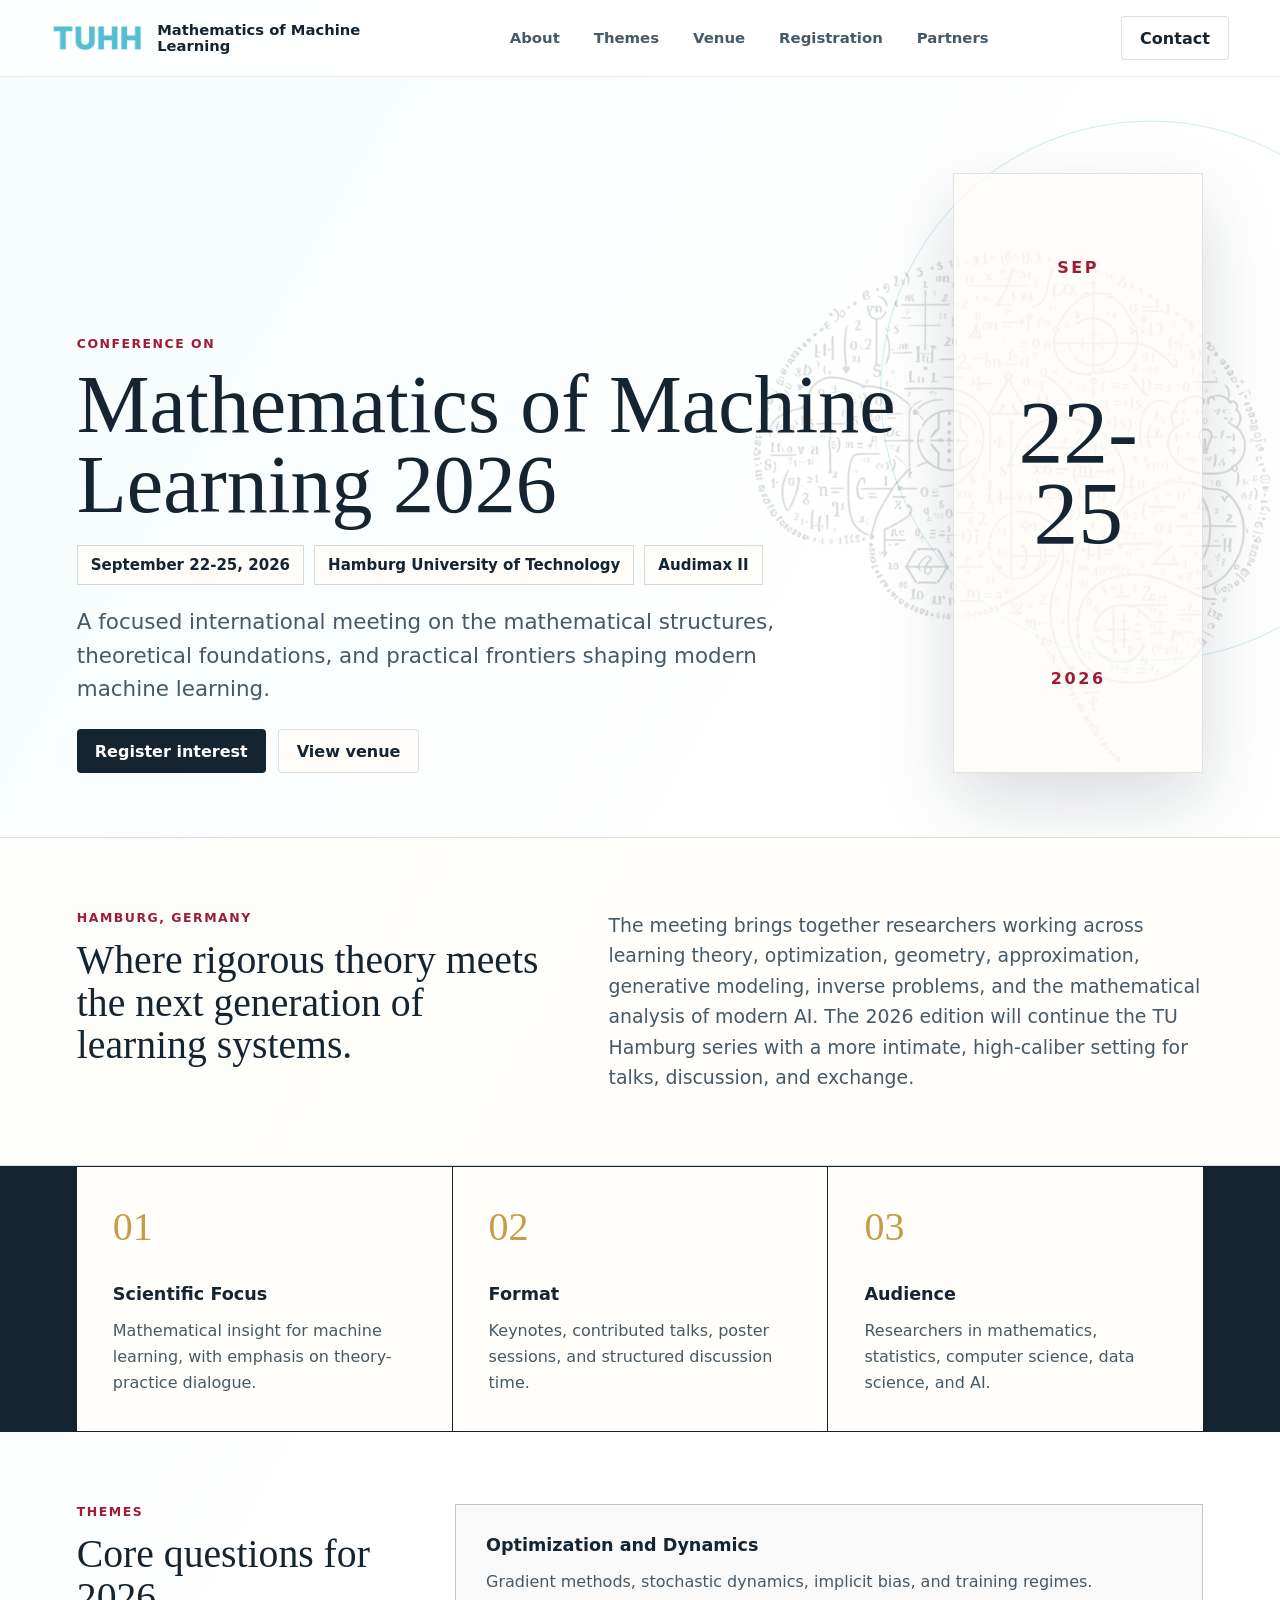
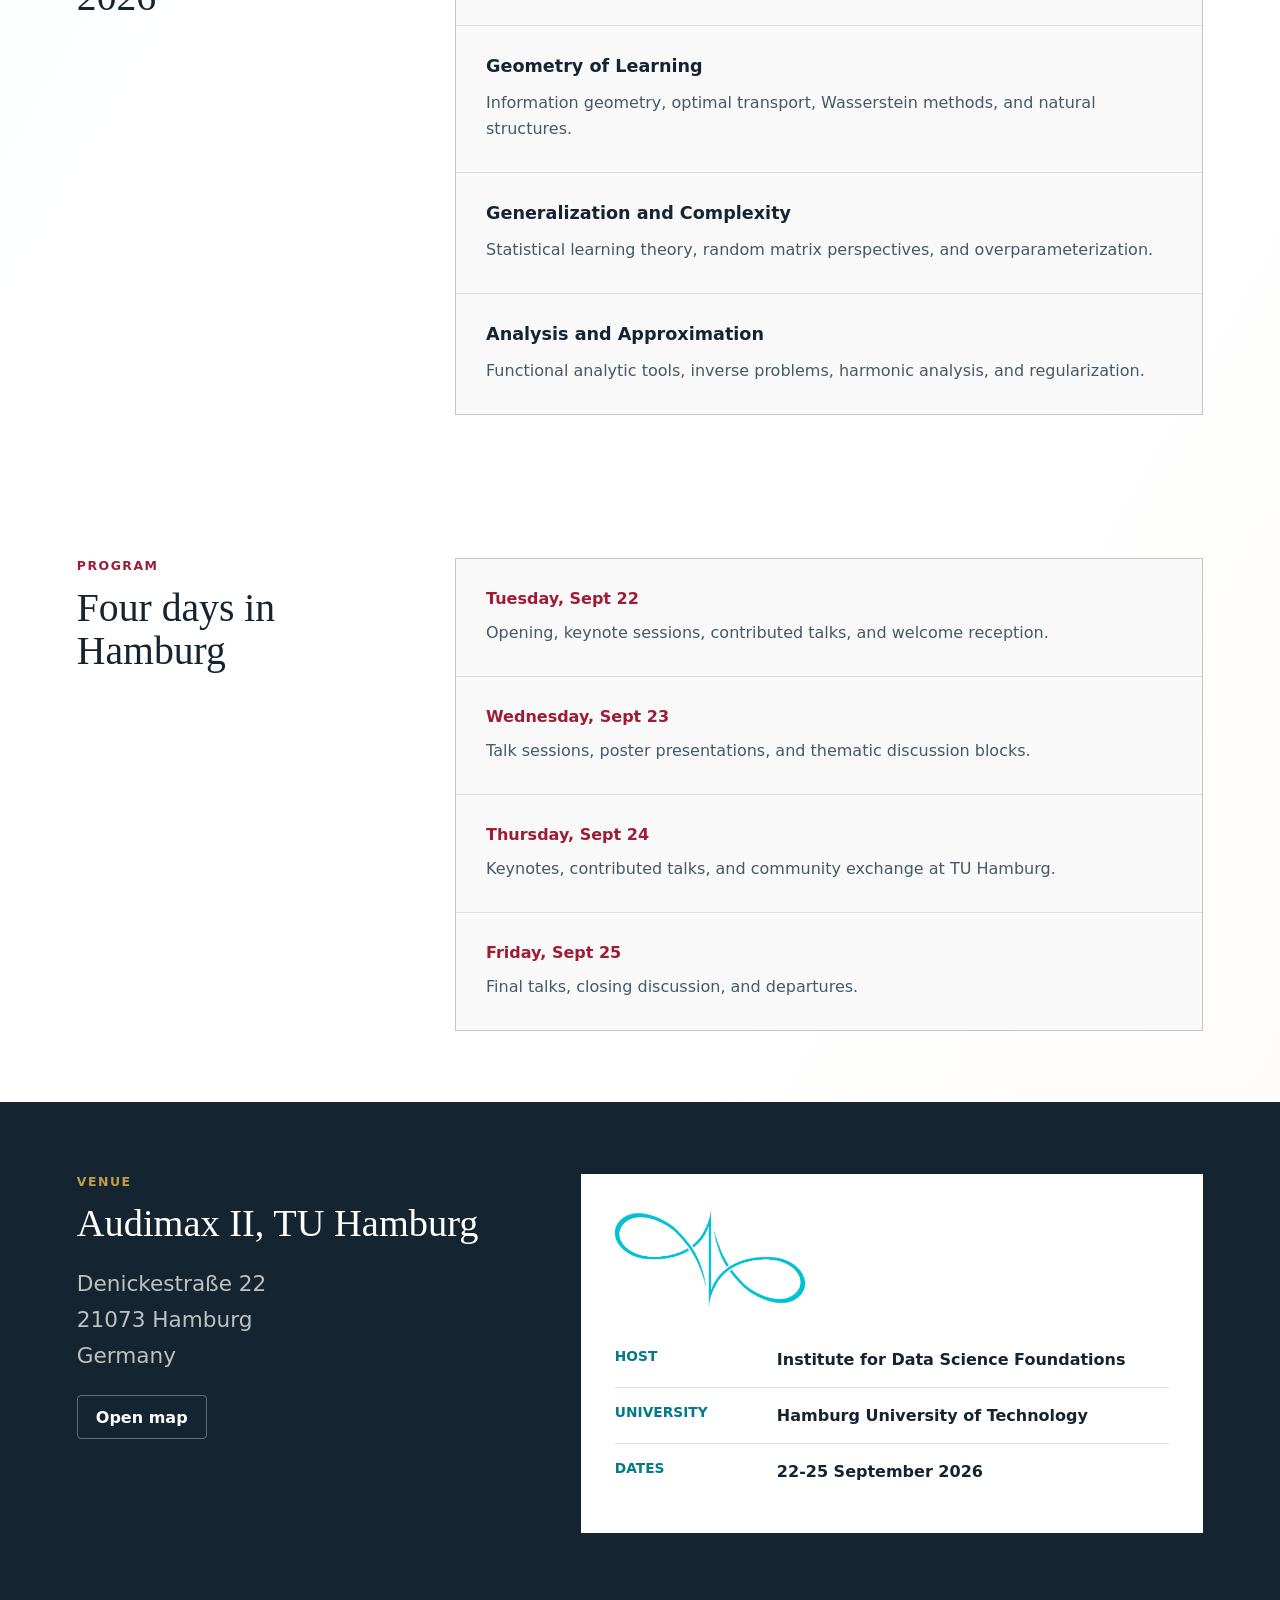
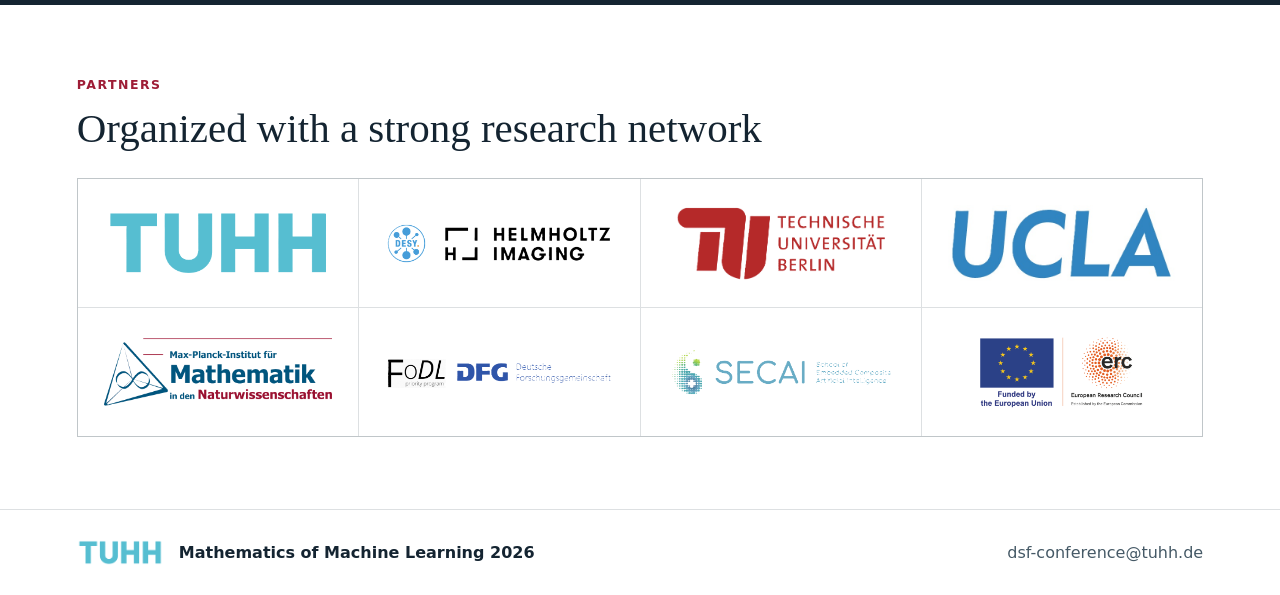
<file: index.html>
<!doctype html>
<html lang="en">
  <head>
    <meta charset="utf-8">
    <meta name="viewport" content="width=device-width, initial-scale=1">
    <title>Mathematics of Machine Learning 2026 | TU Hamburg</title>
    <meta
      name="description"
      content="Conference on Mathematics of Machine Learning 2026, September 22-25 at Hamburg University of Technology, Audimax II."
    >
    <link rel="stylesheet" href="styles.css">
  </head>
  <body>
    <header class="site-header" aria-label="Conference header">
      <a class="brand" href="index.html#top" aria-label="Mathematics of Machine Learning 2026 home">
        <img src="assets/tuhh.png" alt="TU Hamburg">
        <span>Mathematics of Machine Learning</span>
      </a>
      <nav aria-label="Primary navigation">
        <a href="#about">About</a>
        <a href="#themes">Themes</a>
        <a href="#venue">Venue</a>
        <a href="registration.html">Registration</a>
        <a href="#partners">Partners</a>
      </nav>
      <a class="header-cta" href="contact.html">Contact</a>
    </header>

    <main id="top">
      <section class="hero" aria-labelledby="hero-title">
        <div class="hero-art" aria-hidden="true">
          <img src="assets/csmlogo.png" alt="">
        </div>
        <div class="hero-content">
          <p class="eyebrow">Conference on</p>
          <h1 id="hero-title">Mathematics of Machine Learning 2026</h1>
          <div class="hero-meta" aria-label="Conference details">
            <span>September 22-25, 2026</span>
            <span>Hamburg University of Technology</span>
            <span>Audimax II</span>
          </div>
          <p class="hero-copy">
            A focused international meeting on the mathematical structures, theoretical foundations,
            and practical frontiers shaping modern machine learning.
          </p>
          <div class="hero-actions">
            <a class="button primary" href="registration.html">Register interest</a>
            <a class="button secondary" href="#venue">View venue</a>
          </div>
        </div>
        <aside class="date-panel" aria-label="Dates">
          <span class="month">Sep</span>
          <span class="days">22-25</span>
          <span class="year">2026</span>
        </aside>
      </section>

      <section class="intro-band" id="about">
        <div>
          <p class="section-kicker">Hamburg, Germany</p>
          <h2>Where rigorous theory meets the next generation of learning systems.</h2>
        </div>
        <p>
          The meeting brings together researchers working across learning theory, optimization,
          geometry, approximation, generative modeling, inverse problems, and the mathematical
          analysis of modern AI. The 2026 edition will continue the TU Hamburg series with a more
          intimate, high-caliber setting for talks, discussion, and exchange.
        </p>
      </section>

      <section class="details-grid" aria-label="Conference highlights">
        <article>
          <span>01</span>
          <h3>Scientific Focus</h3>
          <p>Mathematical insight for machine learning, with emphasis on theory-practice dialogue.</p>
        </article>
        <article>
          <span>02</span>
          <h3>Format</h3>
          <p>Keynotes, contributed talks, poster sessions, and structured discussion time.</p>
        </article>
        <article>
          <span>03</span>
          <h3>Audience</h3>
          <p>Researchers in mathematics, statistics, computer science, data science, and AI.</p>
        </article>
      </section>

      <section class="split-section" id="themes">
        <div class="section-heading">
          <p class="section-kicker">Themes</p>
          <h2>Core questions for 2026</h2>
        </div>
        <div class="theme-list">
          <article>
            <h3>Optimization and Dynamics</h3>
            <p>Gradient methods, stochastic dynamics, implicit bias, and training regimes.</p>
          </article>
          <article>
            <h3>Geometry of Learning</h3>
            <p>Information geometry, optimal transport, Wasserstein methods, and natural structures.</p>
          </article>
          <article>
            <h3>Generalization and Complexity</h3>
            <p>Statistical learning theory, random matrix perspectives, and overparameterization.</p>
          </article>
          <article>
            <h3>Analysis and Approximation</h3>
            <p>Functional analytic tools, inverse problems, harmonic analysis, and regularization.</p>
          </article>
        </div>
      </section>

      <section class="program-section" id="program">
        <div class="section-heading">
          <p class="section-kicker">Program</p>
          <h2>Four days in Hamburg</h2>
        </div>
        <div class="timeline" aria-label="Preliminary schedule">
          <article>
            <time datetime="2026-09-22">Tuesday, Sept 22</time>
            <p>Opening, keynote sessions, contributed talks, and welcome reception.</p>
          </article>
          <article>
            <time datetime="2026-09-23">Wednesday, Sept 23</time>
            <p>Talk sessions, poster presentations, and thematic discussion blocks.</p>
          </article>
          <article>
            <time datetime="2026-09-24">Thursday, Sept 24</time>
            <p>Keynotes, contributed talks, and community exchange at TU Hamburg.</p>
          </article>
          <article>
            <time datetime="2026-09-25">Friday, Sept 25</time>
            <p>Final talks, closing discussion, and departures.</p>
          </article>
        </div>
      </section>

      <section class="venue-section" id="venue">
        <div class="venue-copy">
          <p class="section-kicker">Venue</p>
          <h2>Audimax II, TU Hamburg</h2>
          <address>
            Denickestra&szlig;e 22<br>
            21073 Hamburg<br>
            Germany
          </address>
          <a class="button secondary" href="https://www.google.com/maps/search/?api=1&query=Audimax%20II%20Denickestra%C3%9Fe%2022%2021073%20Hamburg%20Germany" target="_blank" rel="noreferrer">Open map</a>
        </div>
        <div class="venue-panel" aria-label="Conference dates and location">
          <img src="assets/dsflogo.png" alt="Institute for Data Science Foundations">
          <dl>
            <div>
              <dt>Host</dt>
              <dd>Institute for Data Science Foundations</dd>
            </div>
            <div>
              <dt>University</dt>
              <dd>Hamburg University of Technology</dd>
            </div>
            <div>
              <dt>Dates</dt>
              <dd>22-25 September 2026</dd>
            </div>
          </dl>
        </div>
      </section>

      <section class="partners" id="partners" aria-labelledby="partners-title">
        <div class="section-heading">
          <p class="section-kicker">Partners</p>
          <h2 id="partners-title">Organized with a strong research network</h2>
        </div>
        <div class="logo-wall">
          <img src="assets/tuhh.png" alt="TU Hamburg">
          <img src="assets/helmholtz.png" alt="DESY Helmholtz Imaging">
          <img src="assets/tuberlin.png" alt="Technische Universitat Berlin">
          <img src="assets/ucla.jpg" alt="UCLA">
          <img src="assets/mpi.png" alt="Max Planck Institute for Mathematics in the Sciences">
          <img src="assets/fodl.png" alt="FoDL priority program DFG">
          <img src="assets/secai.png" alt="SECAI">
          <img src="assets/erc.png" alt="European Research Council">
        </div>
      </section>
    </main>

    <footer class="site-footer">
      <div>
        <img src="assets/tuhh.png" alt="TU Hamburg">
        <p>Mathematics of Machine Learning 2026</p>
      </div>
      <a href="mailto:dsf-conference@tuhh.de">dsf-conference@tuhh.de</a>
    </footer>
  </body>
</html>
</file>
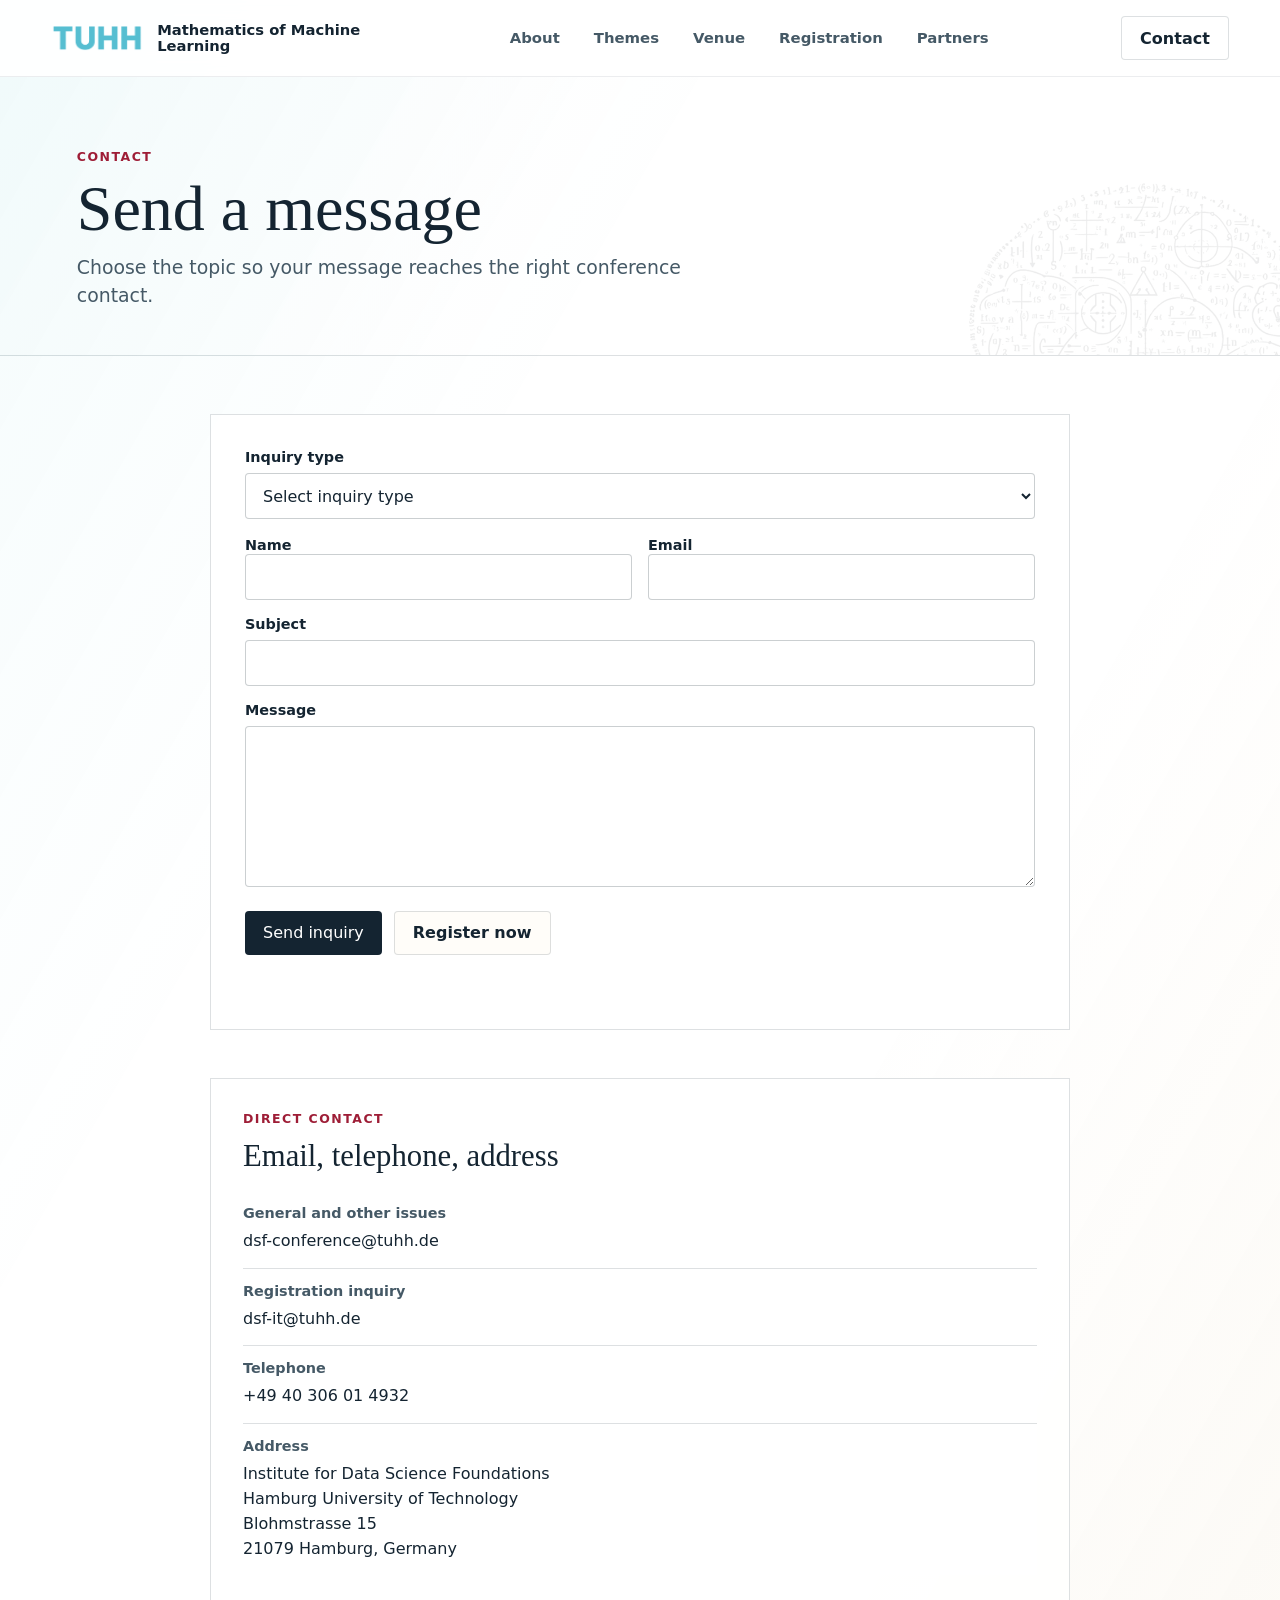
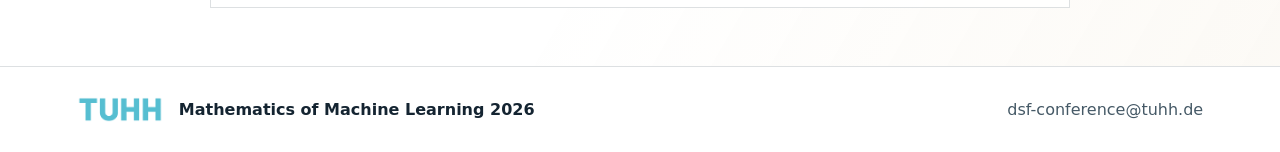
<file: contact.html>
<!doctype html>
<html lang="en">
  <head>
    <meta charset="utf-8">
    <meta name="viewport" content="width=device-width, initial-scale=1">
    <title>Contact | Mathematics of Machine Learning 2026</title>
    <meta name="description" content="Contact the Mathematics of Machine Learning 2026 conference team.">
    <link rel="stylesheet" href="styles.css">
    <script src="forms.js" defer></script>
  </head>
  <body>
    <header class="site-header" aria-label="Conference header">
      <a class="brand" href="index.html#top" aria-label="Mathematics of Machine Learning 2026 home">
        <img src="assets/tuhh.png" alt="TU Hamburg">
        <span>Mathematics of Machine Learning</span>
      </a>
      <nav aria-label="Primary navigation">
        <a href="index.html#about">About</a>
        <a href="index.html#themes">Themes</a>
        <a href="index.html#venue">Venue</a>
        <a href="registration.html">Registration</a>
        <a href="index.html#partners">Partners</a>
      </nav>
      <a class="header-cta" href="contact.html">Contact</a>
    </header>

    <main>
      <section class="page-hero compact">
        <p class="eyebrow">Contact</p>
        <h1>Send a message</h1>
        <p>
          Choose the topic so your message reaches the right conference contact.
        </p>
      </section>

      <section class="form-layout contact-layout">
        <form class="data-form" data-form-type="contact">
          <div class="form-row">
            <label for="topic">Inquiry type</label>
            <select id="topic" name="topic" required>
              <option value="">Select inquiry type</option>
              <option value="General inquiry" data-email="dsf-conference@tuhh.de">General inquiry</option>
              <option value="Other issues" data-email="dsf-conference@tuhh.de">Other issues</option>
              <option value="Registration inquiry" data-email="dsf-it@tuhh.de">Registration inquiry</option>
            </select>
          </div>
          <div class="form-row two-columns">
            <div>
              <label for="name">Name</label>
              <input id="name" name="name" type="text" autocomplete="name" required>
            </div>
            <div>
              <label for="email">Email</label>
              <input id="email" name="email" type="email" autocomplete="email" required>
            </div>
          </div>
          <div class="form-row">
            <label for="subject">Subject</label>
            <input id="subject" name="subject" type="text" required>
          </div>
          <div class="form-row">
            <label for="message">Message</label>
            <textarea id="message" name="message" rows="6" required></textarea>
          </div>
          <div class="form-actions">
            <button class="button primary" type="submit">Send inquiry</button>
            <a class="button secondary" href="registration.html">Register now</a>
          </div>
          <p class="form-status" role="status" aria-live="polite"></p>
        </form>

        <aside class="contact-panel" aria-labelledby="direct-contact-title">
          <p class="section-kicker">Direct contact</p>
          <h2 id="direct-contact-title">Email, telephone, address</h2>
          <div class="contact-list">
            <div>
              <span>General and other issues</span>
              <a href="mailto:dsf-conference@tuhh.de">dsf-conference@tuhh.de</a>
            </div>
            <div>
              <span>Registration inquiry</span>
              <a href="mailto:dsf-it@tuhh.de">dsf-it@tuhh.de</a>
            </div>
            <div>
              <span>Telephone</span>
              <a href="tel:+4940306014932">+49 40 306 01 4932</a>
            </div>
            <div>
              <span>Address</span>
              <p>
                Institute for Data Science Foundations<br>
                Hamburg University of Technology<br>
                Blohmstrasse 15<br>
                21079 Hamburg, Germany
              </p>
            </div>
          </div>
        </aside>
      </section>
    </main>

    <footer class="site-footer">
      <div>
        <img src="assets/tuhh.png" alt="TU Hamburg">
        <p>Mathematics of Machine Learning 2026</p>
      </div>
      <a href="mailto:dsf-conference@tuhh.de">dsf-conference@tuhh.de</a>
    </footer>
  </body>
</html>
</file>
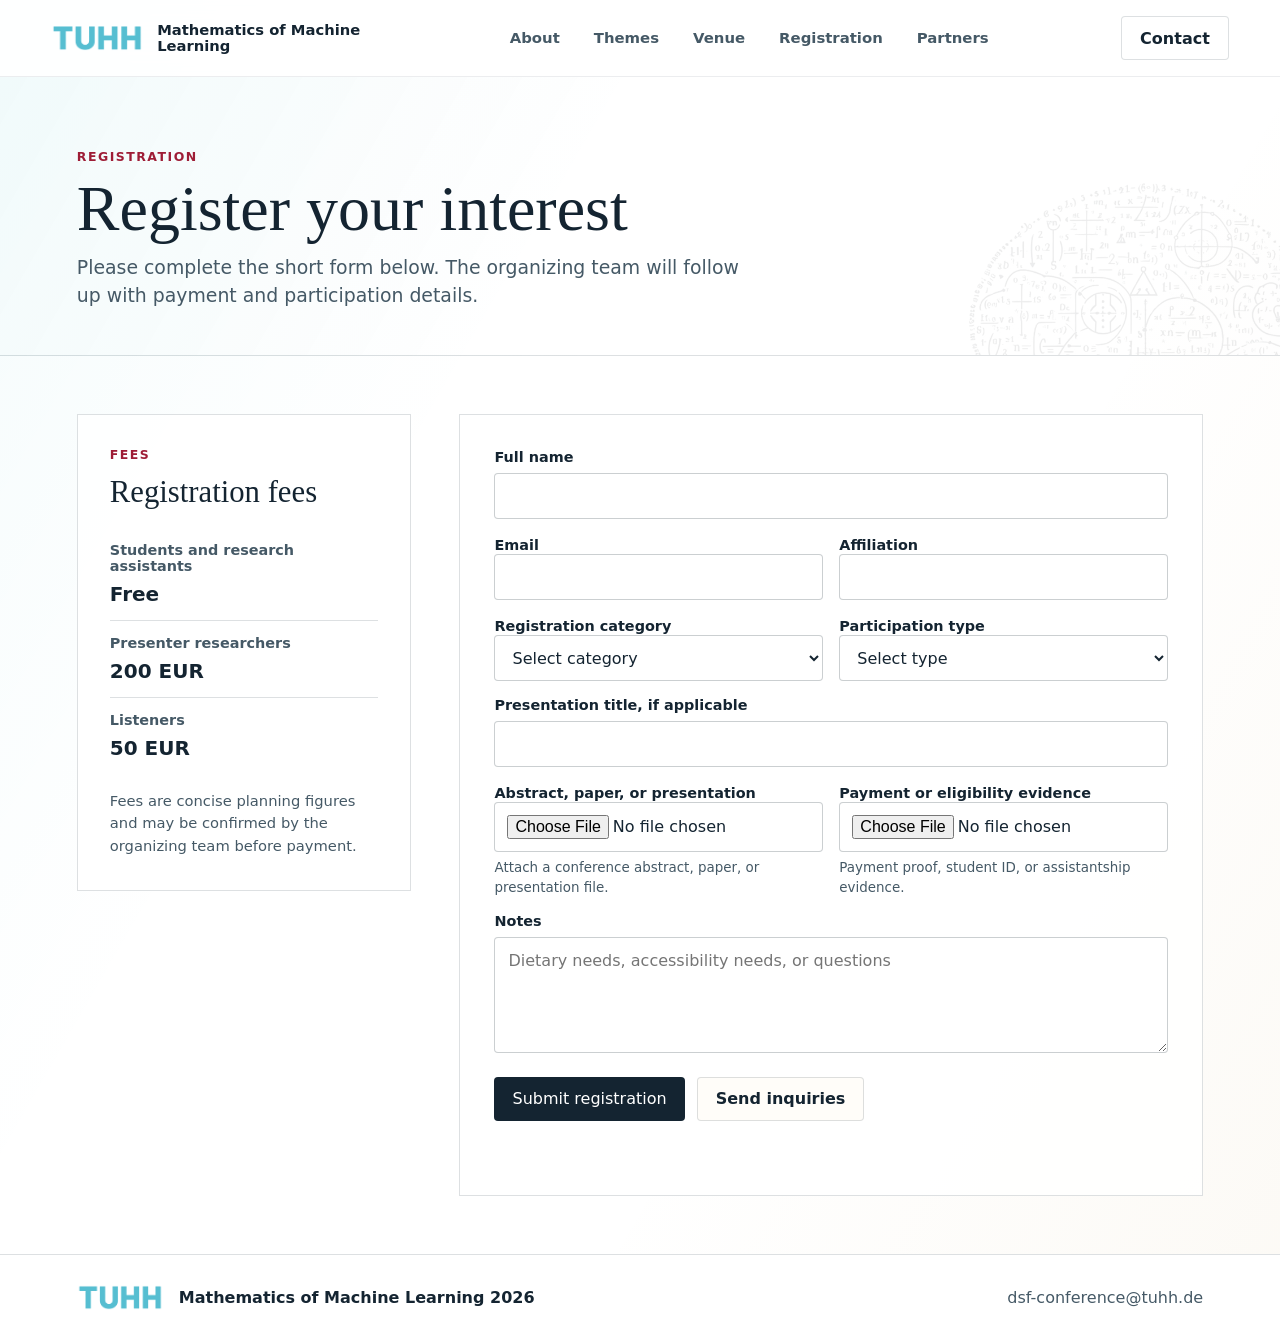
<file: registration.html>
<!doctype html>
<html lang="en">
  <head>
    <meta charset="utf-8">
    <meta name="viewport" content="width=device-width, initial-scale=1">
    <title>Registration | Mathematics of Machine Learning 2026</title>
    <meta name="description" content="Registration for Mathematics of Machine Learning 2026 at TU Hamburg.">
    <link rel="stylesheet" href="styles.css">
    <script src="forms.js" defer></script>
  </head>
  <body>
    <header class="site-header" aria-label="Conference header">
      <a class="brand" href="index.html#top" aria-label="Mathematics of Machine Learning 2026 home">
        <img src="assets/tuhh.png" alt="TU Hamburg">
        <span>Mathematics of Machine Learning</span>
      </a>
      <nav aria-label="Primary navigation">
        <a href="index.html#about">About</a>
        <a href="index.html#themes">Themes</a>
        <a href="index.html#venue">Venue</a>
        <a href="registration.html">Registration</a>
        <a href="index.html#partners">Partners</a>
      </nav>
      <a class="header-cta" href="contact.html">Contact</a>
    </header>

    <main>
      <section class="page-hero compact">
        <p class="eyebrow">Registration</p>
        <h1>Register your interest</h1>
        <p>
          Please complete the short form below. The organizing team will follow up with payment
          and participation details.
        </p>
      </section>

      <section class="form-layout">
        <aside class="fee-panel" aria-labelledby="fees-title">
          <p class="section-kicker">Fees</p>
          <h2 id="fees-title">Registration fees</h2>
          <div class="fee-list">
            <div>
              <span>Students and research assistants</span>
              <strong>Free</strong>
            </div>
            <div>
              <span>Presenter researchers</span>
              <strong>200 EUR</strong>
            </div>
            <div>
              <span>Listeners</span>
              <strong>50 EUR</strong>
            </div>
          </div>
          <p class="small-note">
            Fees are concise planning figures and may be confirmed by the organizing team before payment.
          </p>
        </aside>

        <form class="data-form" data-form-type="registration">
          <div class="form-row">
            <label for="fullName">Full name</label>
            <input id="fullName" name="fullName" type="text" autocomplete="name" required>
          </div>
          <div class="form-row two-columns">
            <div>
              <label for="email">Email</label>
              <input id="email" name="email" type="email" autocomplete="email" required>
            </div>
            <div>
              <label for="affiliation">Affiliation</label>
              <input id="affiliation" name="affiliation" type="text" required>
            </div>
          </div>
          <div class="form-row two-columns">
            <div>
              <label for="category">Registration category</label>
              <select id="category" name="category" required>
                <option value="">Select category</option>
                <option value="Student or research assistant - free">Student or research assistant - free</option>
                <option value="Presenter researcher - 200 EUR">Presenter researcher - 200 EUR</option>
                <option value="Listener - 50 EUR">Listener - 50 EUR</option>
              </select>
            </div>
            <div>
              <label for="presentation">Participation type</label>
              <select id="presentation" name="presentation" required>
                <option value="">Select type</option>
                <option>Talk</option>
                <option>Poster</option>
                <option>Listener only</option>
                <option>Undecided</option>
              </select>
            </div>
          </div>
          <div class="form-row">
            <label for="title">Presentation title, if applicable</label>
            <input id="title" name="title" type="text">
          </div>
          <div class="form-row two-columns">
            <div>
              <label for="academicFile">Abstract, paper, or presentation</label>
              <input id="academicFile" name="academicFile" type="file" accept=".pdf,.doc,.docx,.ppt,.pptx">
              <p class="field-help">Attach a conference abstract, paper, or presentation file.</p>
            </div>
            <div>
              <label for="evidenceFile">Payment or eligibility evidence</label>
              <input id="evidenceFile" name="evidenceFile" type="file" accept=".pdf,.jpg,.jpeg,.png,.doc,.docx">
              <p class="field-help">Payment proof, student ID, or assistantship evidence.</p>
            </div>
          </div>
          <div class="form-row">
            <label for="notes">Notes</label>
            <textarea id="notes" name="notes" rows="4" placeholder="Dietary needs, accessibility needs, or questions"></textarea>
          </div>
          <div class="form-actions">
            <button class="button primary" type="submit">Submit registration</button>
            <a class="button secondary" href="contact.html">Send inquiries</a>
          </div>
          <p class="form-status" role="status" aria-live="polite"></p>
        </form>
      </section>
    </main>

    <footer class="site-footer">
      <div>
        <img src="assets/tuhh.png" alt="TU Hamburg">
        <p>Mathematics of Machine Learning 2026</p>
      </div>
      <a href="mailto:dsf-conference@tuhh.de">dsf-conference@tuhh.de</a>
    </footer>
  </body>
</html>
</file>
<file: styles.css>
:root {
  --ink: #142431;
  --ink-soft: #455966;
  --paper: #fffefa;
  --paper-strong: #ffffff;
  --line: rgba(20, 36, 49, 0.14);
  --teal: #00aebd;
  --teal-dark: #007b88;
  --garnet: #9e1d36;
  --gold: #c79c47;
  --mist: #dfeff0;
  --shadow: 0 28px 70px rgba(20, 36, 49, 0.16);
  font-family: Inter, ui-sans-serif, system-ui, -apple-system, BlinkMacSystemFont, "Segoe UI", sans-serif;
  color: var(--ink);
  background: var(--paper);
}

* {
  box-sizing: border-box;
}

html {
  scroll-behavior: smooth;
}

body {
  margin: 0;
  background:
    linear-gradient(120deg, rgba(0, 174, 189, 0.045), transparent 34%),
    linear-gradient(300deg, rgba(199, 156, 71, 0.055), transparent 36%),
    #ffffff;
  color: var(--ink);
}

a {
  color: inherit;
  text-decoration: none;
}

img {
  display: block;
  max-width: 100%;
}

.site-header {
  position: sticky;
  top: 0;
  z-index: 20;
  display: flex;
  align-items: center;
  justify-content: space-between;
  gap: 24px;
  min-height: 76px;
  padding: 16px clamp(20px, 4vw, 64px);
  border-bottom: 1px solid rgba(20, 36, 49, 0.08);
  background: rgba(255, 255, 255, 0.88);
  backdrop-filter: blur(18px);
}

.brand {
  display: flex;
  align-items: center;
  gap: 14px;
  min-width: 220px;
  font-weight: 750;
}

.brand img {
  width: 92px;
}

.brand span {
  max-width: 220px;
  font-size: 0.92rem;
  line-height: 1.1;
}

nav {
  display: flex;
  align-items: center;
  justify-content: center;
  gap: clamp(16px, 3vw, 34px);
  color: var(--ink-soft);
  font-size: 0.93rem;
  font-weight: 650;
}

nav a:hover,
.site-footer a:hover {
  color: var(--teal-dark);
}

.header-cta,
.button {
  display: inline-flex;
  align-items: center;
  justify-content: center;
  min-height: 44px;
  padding: 0 18px;
  border-radius: 4px;
  font-weight: 760;
}

.header-cta {
  border: 1px solid var(--line);
  background: var(--paper-strong);
}

.hero {
  position: relative;
  overflow: hidden;
  display: grid;
  grid-template-columns: minmax(0, 1fr) minmax(180px, 250px);
  align-items: end;
  min-height: min(760px, calc(100vh - 76px));
  padding: clamp(52px, 8vw, 96px) clamp(20px, 6vw, 96px) clamp(36px, 5vw, 64px);
}

.hero::before {
  content: "";
  position: absolute;
  inset: 10% 0 auto auto;
  width: min(42vw, 610px);
  aspect-ratio: 1;
  border: 1px solid rgba(0, 174, 189, 0.22);
  border-radius: 50%;
  transform: translate(26%, -6%);
}

.hero-art {
  position: absolute;
  top: clamp(94px, 12vw, 150px);
  right: clamp(-190px, -9vw, -70px);
  width: min(64vw, 760px);
  opacity: 0.14;
  filter: contrast(1.1);
  pointer-events: none;
}

.hero-content {
  position: relative;
  max-width: 980px;
}

.eyebrow,
.section-kicker {
  margin: 0 0 14px;
  color: var(--garnet);
  font-size: 0.78rem;
  font-weight: 850;
  letter-spacing: 0.12em;
  text-transform: uppercase;
}

h1,
h2,
h3,
p {
  margin-top: 0;
}

h1 {
  max-width: 840px;
  margin-bottom: 20px;
  font-family: Georgia, "Times New Roman", serif;
  font-size: clamp(2.9rem, 6.4vw, 6.4rem);
  font-weight: 500;
  line-height: 0.98;
  letter-spacing: 0;
}

.hero-meta {
  display: flex;
  flex-wrap: wrap;
  gap: 10px;
  margin-bottom: 20px;
}

.hero-meta span {
  padding: 10px 13px;
  border: 1px solid rgba(20, 36, 49, 0.16);
  background: rgba(255, 253, 248, 0.72);
  color: var(--ink);
  font-size: 0.94rem;
  font-weight: 720;
}

.hero-copy {
  max-width: 720px;
  margin-bottom: 24px;
  color: var(--ink-soft);
  font-size: clamp(1.08rem, 1.9vw, 1.34rem);
  line-height: 1.55;
}

.hero-actions {
  display: flex;
  flex-wrap: wrap;
  gap: 12px;
}

.button.primary {
  background: var(--ink);
  color: var(--paper-strong);
}

.button.primary:hover {
  background: var(--garnet);
}

.button.secondary {
  border: 1px solid var(--line);
  background: rgba(255, 253, 248, 0.78);
}

.date-panel {
  position: relative;
  align-self: stretch;
  display: grid;
  place-items: center;
  min-height: 260px;
  padding: 32px 22px;
  border: 1px solid rgba(20, 36, 49, 0.12);
  background: rgba(255, 253, 248, 0.72);
  box-shadow: var(--shadow);
}

.date-panel span {
  display: block;
  text-align: center;
}

.date-panel .month,
.date-panel .year {
  color: var(--garnet);
  font-size: 1rem;
  font-weight: 820;
  letter-spacing: 0.16em;
  text-transform: uppercase;
}

.date-panel .days {
  margin: 10px 0;
  font-family: Georgia, "Times New Roman", serif;
  font-size: clamp(3.5rem, 7vw, 6rem);
  line-height: 0.9;
}

.intro-band,
.details-grid,
.split-section,
.program-section,
.venue-section,
.partners {
  padding: clamp(40px, 5.6vw, 74px) clamp(20px, 6vw, 96px);
}

.intro-band {
  display: grid;
  grid-template-columns: minmax(260px, 0.8fr) minmax(300px, 1fr);
  gap: clamp(24px, 4.5vw, 56px);
  border-top: 1px solid var(--line);
  border-bottom: 1px solid var(--line);
  background: rgba(255, 253, 248, 0.54);
}

h2 {
  margin-bottom: 0;
  font-family: Georgia, "Times New Roman", serif;
  font-size: clamp(1.75rem, 3.1vw, 3.15rem);
  font-weight: 500;
  line-height: 1.08;
}

.intro-band > p {
  margin-bottom: 0;
  color: var(--ink-soft);
  font-size: clamp(1.02rem, 1.6vw, 1.18rem);
  line-height: 1.62;
}

.details-grid {
  display: grid;
  grid-template-columns: repeat(3, minmax(0, 1fr));
  gap: 1px;
  background: var(--ink);
  padding-top: 1px;
  padding-bottom: 1px;
}

.details-grid article {
  min-height: 220px;
  padding: clamp(22px, 3.2vw, 36px);
  background: var(--paper);
}

.details-grid span {
  display: block;
  margin-bottom: 34px;
  color: var(--gold);
  font-family: Georgia, "Times New Roman", serif;
  font-size: 2.5rem;
}

h3 {
  margin-bottom: 14px;
  font-size: 1.1rem;
}

.details-grid p,
.theme-list p,
.timeline p {
  margin-bottom: 0;
  color: var(--ink-soft);
  line-height: 1.62;
}

.split-section,
.program-section {
  display: grid;
  grid-template-columns: minmax(240px, 0.42fr) minmax(0, 1fr);
  gap: clamp(24px, 5vw, 64px);
  align-items: start;
}

.section-heading {
  position: sticky;
  top: 102px;
}

.theme-list,
.timeline {
  display: grid;
  gap: 1px;
  background: var(--line);
  border: 1px solid var(--line);
}

.theme-list article,
.timeline article {
  padding: clamp(20px, 2.4vw, 30px);
  background: rgba(255, 255, 255, 0.82);
}

.theme-list article:hover {
  background: var(--paper-strong);
}

.timeline time {
  display: block;
  margin-bottom: 12px;
  color: var(--garnet);
  font-weight: 850;
}

.venue-section {
  display: grid;
  grid-template-columns: minmax(260px, 0.72fr) minmax(300px, 1fr);
  gap: clamp(24px, 4.5vw, 56px);
  align-items: stretch;
  background: var(--ink);
  color: var(--paper-strong);
}

.venue-section h2 {
  font-size: clamp(1.85rem, 3vw, 3.4rem);
}

.venue-section .section-kicker {
  color: var(--gold);
}

.venue-copy address {
  margin: 22px 0;
  color: rgba(255, 253, 248, 0.72);
  font-style: normal;
  font-size: clamp(1.1rem, 2vw, 1.35rem);
  line-height: 1.65;
}

.venue-section .button.secondary {
  color: var(--paper-strong);
  background: transparent;
  border-color: rgba(255, 253, 248, 0.34);
}

.venue-panel {
  display: grid;
  align-content: start;
  gap: 24px;
  min-height: 300px;
  padding: clamp(22px, 3vw, 34px);
  background: var(--paper-strong);
  color: var(--ink);
}

.venue-panel img {
  width: min(190px, 48%);
}

dl {
  display: grid;
  gap: 1px;
  margin: 0;
  background: var(--line);
}

dl div {
  display: grid;
  grid-template-columns: 140px 1fr;
  gap: 22px;
  padding: 16px 0;
  background: var(--paper-strong);
}

dt {
  color: var(--teal-dark);
  font-size: 0.86rem;
  font-weight: 850;
  text-transform: uppercase;
}

dd {
  margin: 0;
  color: var(--ink);
  font-size: clamp(1rem, 1.25vw, 1.14rem);
  font-weight: 560;
  line-height: 1.45;
}

.partners {
  background: var(--paper-strong);
}

.partners .section-heading {
  position: static;
  max-width: 720px;
  margin-bottom: 28px;
}

.partners h2 {
  font-size: clamp(1.85rem, 3.2vw, 3.5rem);
}

.page-hero {
  position: relative;
  overflow: hidden;
  padding: clamp(44px, 6vw, 72px) clamp(20px, 6vw, 96px) clamp(28px, 4vw, 46px);
  border-bottom: 1px solid var(--line);
  background:
    linear-gradient(120deg, rgba(0, 174, 189, 0.045), transparent 42%),
    rgba(255, 255, 255, 0.72);
}

.page-hero::after {
  content: "";
  position: absolute;
  right: clamp(-220px, -10vw, -80px);
  top: 24px;
  width: min(52vw, 520px);
  aspect-ratio: 1;
  background: url("assets/csmlogo.png") center / contain no-repeat;
  opacity: 0.08;
  pointer-events: none;
}

.page-hero.compact h1 {
  max-width: 760px;
  margin-bottom: 12px;
  font-size: clamp(2.4rem, 5vw, 4.8rem);
}

.page-hero p:not(.eyebrow) {
  position: relative;
  max-width: 680px;
  margin-bottom: 0;
  color: var(--ink-soft);
  font-size: clamp(1rem, 1.5vw, 1.18rem);
  line-height: 1.5;
}

.form-layout {
  display: grid;
  grid-template-columns: minmax(280px, 0.45fr) minmax(0, 1fr);
  gap: clamp(22px, 3.8vw, 48px);
  align-items: start;
  padding: clamp(32px, 5vw, 58px) clamp(20px, 6vw, 96px);
}

.contact-layout {
  grid-template-columns: minmax(0, 860px);
  justify-content: center;
}

.data-form,
.fee-panel,
.contact-panel {
  border: 1px solid var(--line);
  background: rgba(255, 255, 255, 0.9);
}

.data-form {
  display: grid;
  gap: 16px;
  padding: clamp(22px, 3vw, 34px);
}

.fee-panel,
.contact-panel {
  padding: clamp(22px, 3vw, 32px);
}

.fee-panel h2,
.contact-panel h2 {
  margin-bottom: 18px;
  font-size: clamp(1.65rem, 2.4vw, 2.45rem);
}

.fee-list,
.contact-list {
  display: grid;
  gap: 1px;
  background: var(--line);
}

.fee-list div,
.contact-list div {
  display: grid;
  gap: 8px;
  padding: 14px 0;
  background: var(--paper-strong);
}

.fee-list span,
.contact-list span {
  color: var(--ink-soft);
  font-size: 0.9rem;
  font-weight: 760;
}

.fee-list strong {
  font-size: 1.25rem;
}

.contact-list a,
.contact-list p {
  margin: 0;
  color: var(--ink);
  line-height: 1.55;
}

.small-note {
  margin: 16px 0 0;
  color: var(--ink-soft);
  font-size: 0.92rem;
  line-height: 1.55;
}

.form-row {
  display: grid;
  gap: 8px;
}

.two-columns {
  grid-template-columns: repeat(2, minmax(0, 1fr));
  gap: 16px;
}

label {
  color: var(--ink);
  font-size: 0.9rem;
  font-weight: 780;
}

input,
select,
textarea {
  width: 100%;
  border: 1px solid rgba(20, 36, 49, 0.22);
  border-radius: 4px;
  background: white;
  color: var(--ink);
  font: inherit;
  line-height: 1.4;
}

input,
select {
  min-height: 46px;
  padding: 0 13px;
}

input[type="file"] {
  display: block;
  min-height: auto;
  padding: 12px;
  background: #ffffff;
  cursor: pointer;
}

textarea {
  resize: vertical;
  min-height: 104px;
  padding: 12px 13px;
}

input:focus,
select:focus,
textarea:focus {
  outline: 2px solid rgba(0, 174, 189, 0.28);
  border-color: var(--teal-dark);
}

.form-actions {
  display: flex;
  flex-wrap: wrap;
  gap: 12px;
  margin-top: 8px;
}

button.button {
  border: 0;
  cursor: pointer;
  font: inherit;
}

button.button.secondary {
  border: 1px solid var(--line);
}

.form-status {
  min-height: 24px;
  margin: 0;
  color: var(--teal-dark);
  font-size: 0.95rem;
  font-weight: 720;
  line-height: 1.5;
}

.field-help {
  margin: 6px 0 0;
  color: var(--ink-soft);
  font-size: 0.84rem;
  line-height: 1.45;
}

.logo-wall {
  display: grid;
  grid-template-columns: repeat(4, minmax(0, 1fr));
  gap: 1px;
  border: 1px solid var(--line);
  background: var(--line);
}

.logo-wall img {
  width: 100%;
  height: 128px;
  object-fit: contain;
  padding: 26px;
  background: white;
}

.site-footer {
  display: flex;
  align-items: center;
  justify-content: space-between;
  gap: 24px;
  padding: 30px clamp(20px, 6vw, 96px);
  border-top: 1px solid var(--line);
  background: #ffffff;
  color: var(--ink-soft);
}

.site-footer div {
  display: flex;
  align-items: center;
  gap: 16px;
}

.site-footer img {
  width: 86px;
}

.site-footer p {
  margin-bottom: 0;
  color: var(--ink);
  font-weight: 760;
}

@media (max-width: 980px) {
  .site-header {
    align-items: flex-start;
  }

  nav {
    display: none;
  }

  .hero,
  .intro-band,
  .split-section,
  .program-section,
  .venue-section {
    grid-template-columns: 1fr;
  }

  .hero {
    min-height: auto;
    padding-top: 72px;
  }

  .hero-art {
    top: 110px;
    right: -240px;
    width: 780px;
  }

  .date-panel {
    align-self: auto;
    min-height: 190px;
  }

  .details-grid,
  .logo-wall {
    grid-template-columns: 1fr 1fr;
  }

  .form-layout {
    grid-template-columns: 1fr;
  }

  .section-heading {
    position: static;
  }
}

@media (max-width: 640px) {
  .site-header {
    min-height: 68px;
    padding: 14px 18px;
  }

  .brand img {
    width: 74px;
  }

  .brand {
    gap: 10px;
    min-width: 0;
  }

  .brand span {
    max-width: 138px;
  }

  .header-cta {
    padding: 0 12px;
  }

  .brand span,
  .header-cta {
    font-size: 0.82rem;
  }

  h1 {
    font-size: clamp(2.55rem, 12vw, 4rem);
  }

  .page-hero.compact h1 {
    font-size: clamp(2.2rem, 11vw, 3.5rem);
  }

  .hero-meta span {
    width: 100%;
  }

  .two-columns {
    grid-template-columns: 1fr;
  }

  .details-grid,
  .logo-wall {
    grid-template-columns: 1fr;
  }

  .details-grid article {
    min-height: 220px;
  }

  .logo-wall img {
    height: 104px;
  }

  dl div {
    grid-template-columns: 1fr;
    gap: 6px;
  }

  .site-footer,
  .site-footer div {
    align-items: flex-start;
    flex-direction: column;
  }
}
</file>
